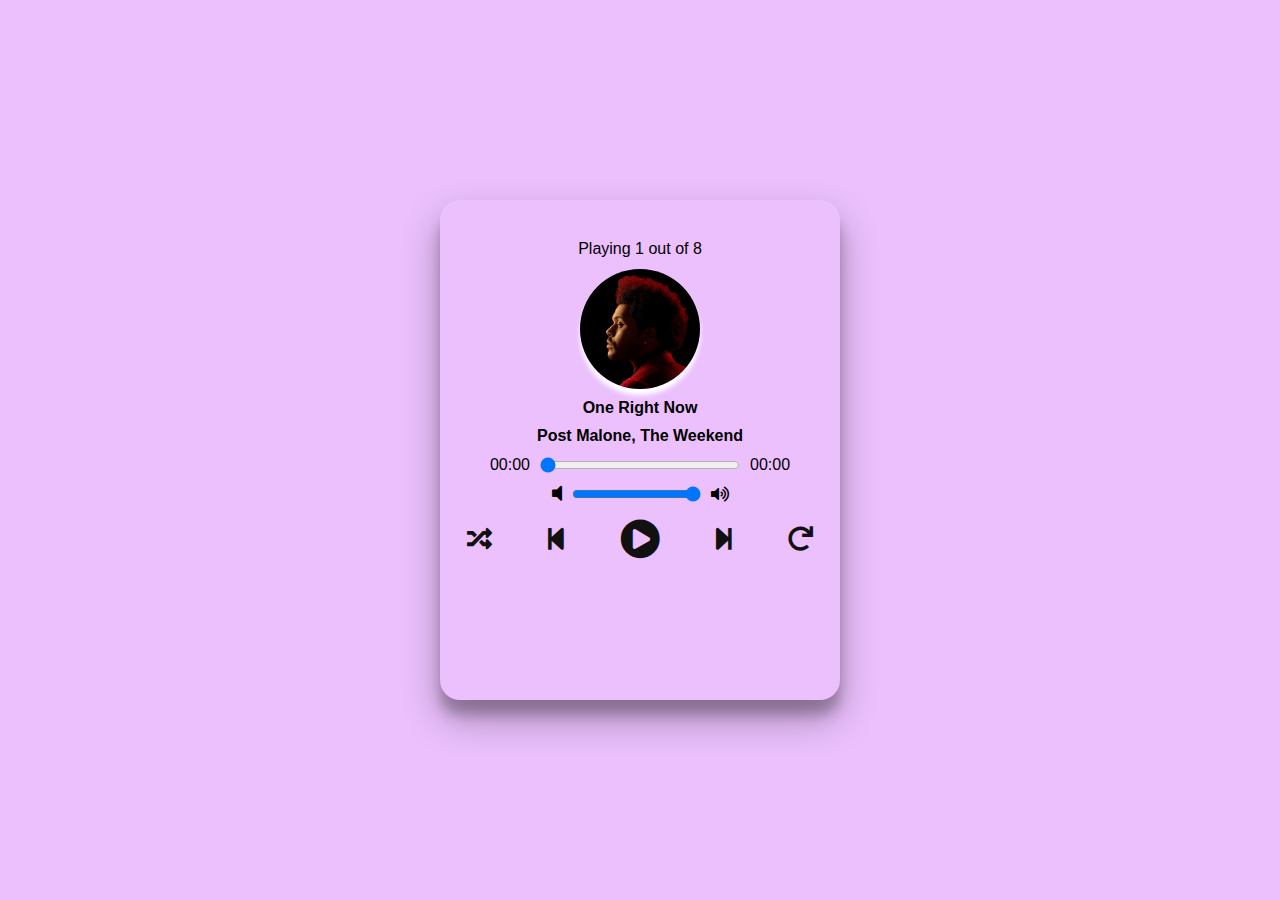
<file: index.html>
<!DOCTYPE html>
<html lang="en">
<head>
    <meta charset="UTF-8">
    <meta http-equiv="X-UA-Compatible" content="IE=edge">
    <meta name="viewport" content="width=device-width, initial-scale=1.0">
    <title>Document</title>
    <link rel="stylesheet" href="style.css">
    <link rel="stylesheet" href="https://cdnjs.cloudflare.com/ajax/libs/font-awesome/5.13.0/css/all.min.css">
</head>
<body>
    <div class="playerBack">
        <div class="playerWrapper">
            <div class="player">
                <div class="nowPlaying"></div>
                <div class="imgWrapper">
                    <img src="img/weekend.jpg" alt="" class="img">
                </div>
                <div class="name">One Right Now</div>
                <div class="artist">Post Malone, The Weekend</div>
                <div class="sliderContainer">
                    <div class="currentTime">00:00</div>
                    <input type="range" min="1" max="100" value="0" class="trackSlider">
                    <div class="totalDuration">00:00</div>
                </div>
                <div class="sliderContainer">
                    <i class="fas fa-volume-off"></i>
                    <input type="range" min="1" max="100" value="0" class="volumeSlider">
                    <i class="fas fa-volume-up"></i>
                </div>
                <div class="controlers">
                    <div class="shuffle">
                        <i class="fas fa-random fa-2x" title="random"></i>
                    </div>
                    <div class="prevbtn">
                        <i class="fa fa-step-backward fa-2x"></i>
                    </div>
                    <div class="playbtn" >
                        <!-- <i class="fas fa-pause-circle play"></i> -->
                        <i class="fa fa-play-circle fa-5x pause" onclick="playSong()"></i>
                    </div>
                    <div class="nextbtn">
                        <i class="fa fa-step-forward fa-2x"></i>
                    </div>
                    <div class="repeat">
                        <i class="fas fa-redo"></i>
                    </div>
                </div>
                <div id="wave">
                    <span class="stroke"></span>
                    <span class="stroke"></span>
                    <span class="stroke"></span>
                    <span class="stroke"></span>
                    <span class="stroke"></span>
                    <span class="stroke"></span>
                    <span class="stroke"></span>
                </div>  
            </div>
        </div>
    </div>


    <script src="main.js"></script>
</body>
</html>
</file>
<file: style.css>
* {
  padding: 0;
  margin: 0;
  -webkit-text-decoration: 0;
          text-decoration: 0;
  list-style: 0;
  -webkit-box-sizing: border-box;
          box-sizing: border-box;
  font-family: sans-serif;
}

.playerBack {
  width: 100vw;
  height: 100vh;
  background-color: #fbc2eb;
  background-color: #ebc0fd;
  display: -webkit-box;
  display: -ms-flexbox;
  display: flex;
  -webkit-box-pack: center;
      -ms-flex-pack: center;
          justify-content: center;
  -webkit-box-align: center;
      -ms-flex-align: center;
          align-items: center;
}

.playerWrapper {
  width: 400px;
  height: 500px;
  border-radius: 20px;
  overflow: hidden;
  -webkit-box-shadow: rgba(0, 0, 0, 0.3) 0px 19px 38px, rgba(0, 0, 0, 0.22) 0px 15px 12px;
          box-shadow: rgba(0, 0, 0, 0.3) 0px 19px 38px, rgba(0, 0, 0, 0.22) 0px 15px 12px;
}

.player {
  width: 100%;
  height: 100%;
  display: -webkit-box;
  display: -ms-flexbox;
  display: flex;
  -webkit-box-orient: vertical;
  -webkit-box-direction: normal;
      -ms-flex-direction: column;
          flex-direction: column;
  -webkit-box-align: center;
      -ms-flex-align: center;
          align-items: center;
  -ms-flex-pack: distribute;
      justify-content: space-around;
  padding-top: 40px;
  padding-bottom: 40px;
}

.player > div {
  margin-bottom: 10px;
}

.imgWrapper {
  width: 120px;
  height: 120px;
  border-radius: 50%;
  overflow: hidden;
  -webkit-box-shadow: 0px 6px 5px #fff;
          box-shadow: 0px 6px 5px #fff;
}

.imgWrapper img {
  width: 100%;
  height: 100%;
}

.rotate {
  -webkit-animation: rotate 6s infinite linear;
          animation: rotate 6s infinite linear;
}

@-webkit-keyframes rotate {
  0% {
    -webkit-transform: rotate(0deg);
            transform: rotate(0deg);
  }
  100% {
    -webkit-transform: rotate(360deg);
            transform: rotate(360deg);
  }
}

@keyframes rotate {
  0% {
    -webkit-transform: rotate(0deg);
            transform: rotate(0deg);
  }
  100% {
    -webkit-transform: rotate(360deg);
            transform: rotate(360deg);
  }
}

.name {
  font-weight: 900;
}

.artist {
  font-weight: 600;
}

.sliderContainer {
  display: -webkit-box;
  display: -ms-flexbox;
  display: flex;
  -webkit-box-align: center;
      -ms-flex-align: center;
          align-items: center;
}

.trackSlider {
  width: 200px;
}

input {
  margin-left: 10px;
  margin-right: 10px;
}

.controlers {
  display: -webkit-box;
  display: -ms-flexbox;
  display: flex;
  -webkit-box-align: center;
      -ms-flex-align: center;
          align-items: center;
  -ms-flex-pack: distribute;
      justify-content: space-around;
  width: 100%;
}

.controlers {
  margin-bottom: 20px !important;
  margin-top: 5px;
}

.controlers i {
  font-size: 25px;
  color: #5D6D7E;
  color: #111;
  cursor: pointer;
}

.controlers i:hover {
  opacity: 0.7;
}

.fa.fa-play-circle.fa-5x, .fas.fa-pause-circle {
  font-size: 40px;
}

.fa-volume-off {
  cursor: pointer;
  font-size: 20px;
}

.fa-volume-off:hover {
  color: red;
}

.fa-volume-off.muted {
  color: red;
}

.loader {
  height: 70px;
  display: -webkit-box;
  display: -ms-flexbox;
  display: flex;
  -webkit-box-pack: center;
      -ms-flex-pack: center;
          justify-content: center;
  -webkit-box-align: center;
      -ms-flex-align: center;
          align-items: center;
}

#wave {
  height: 70px;
}

.loader .stroke {
  background: #f1f1f1;
  height: 120%;
  width: 10px;
  border-radius: 50px;
  margin: 0px 5px;
  -webkit-animation: animate 1.4s linear infinite both;
          animation: animate 1.4s linear infinite both;
}

@-webkit-keyframes animate {
  50% {
    height: 20%;
    background: #4286f4;
  }
  100% {
    height: 100%;
  }
}

@keyframes animate {
  50% {
    height: 20%;
    background: #4286f4;
  }
  100% {
    height: 100%;
  }
}

.stroke:nth-child(1) {
  -webkit-animation-delay: 0s;
          animation-delay: 0s;
}

.stroke:nth-child(2) {
  -webkit-animation-delay: 0.3s;
          animation-delay: 0.3s;
}

.stroke:nth-child(3) {
  -webkit-animation-delay: 0.6s;
          animation-delay: 0.6s;
}

.stroke:nth-child(4) {
  -webkit-animation-delay: 0.9s;
          animation-delay: 0.9s;
}

.stroke:nth-child(5) {
  -webkit-animation-delay: 0.6s;
          animation-delay: 0.6s;
}

.stroke:nth-child(6) {
  -webkit-animation-delay: 0.3s;
          animation-delay: 0.3s;
}

.stroke:nth-child(7) {
  -webkit-animation-delay: 0s;
          animation-delay: 0s;
}
/*# sourceMappingURL=style.css.map */
</file>
